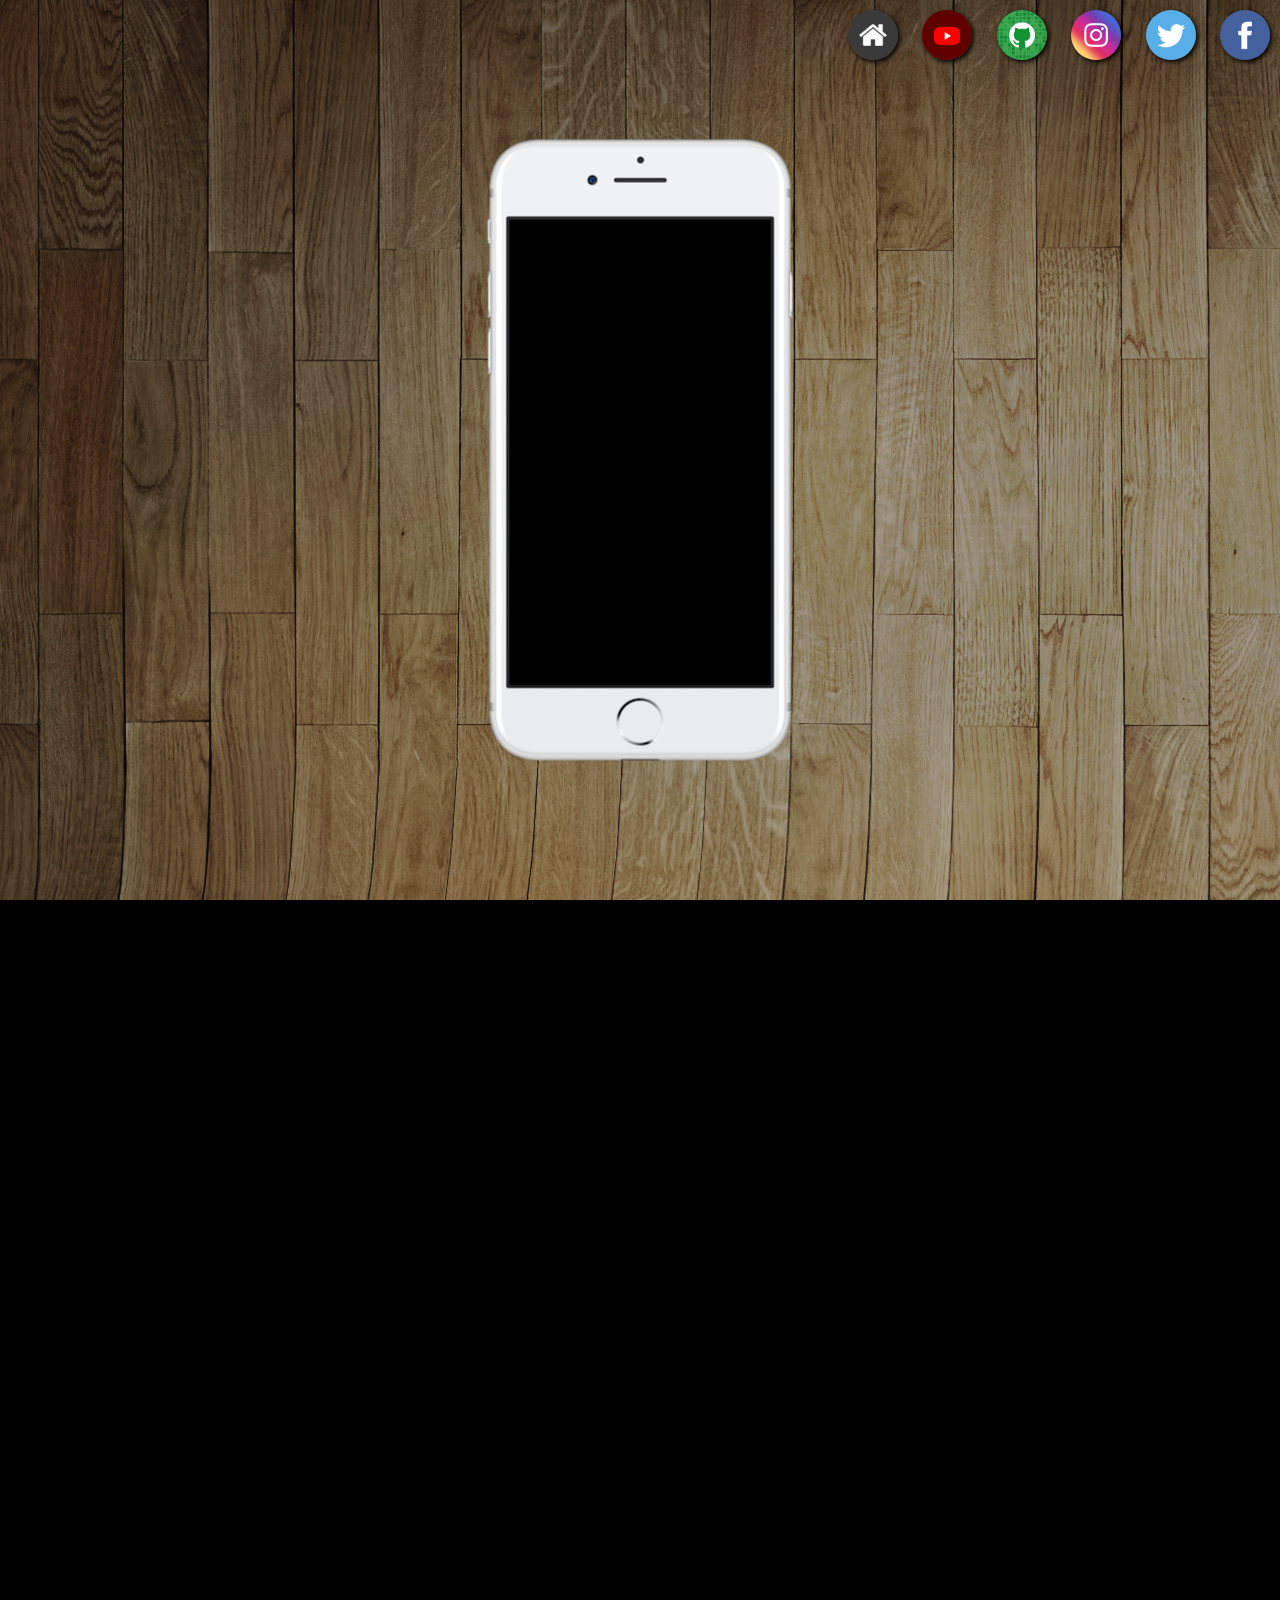
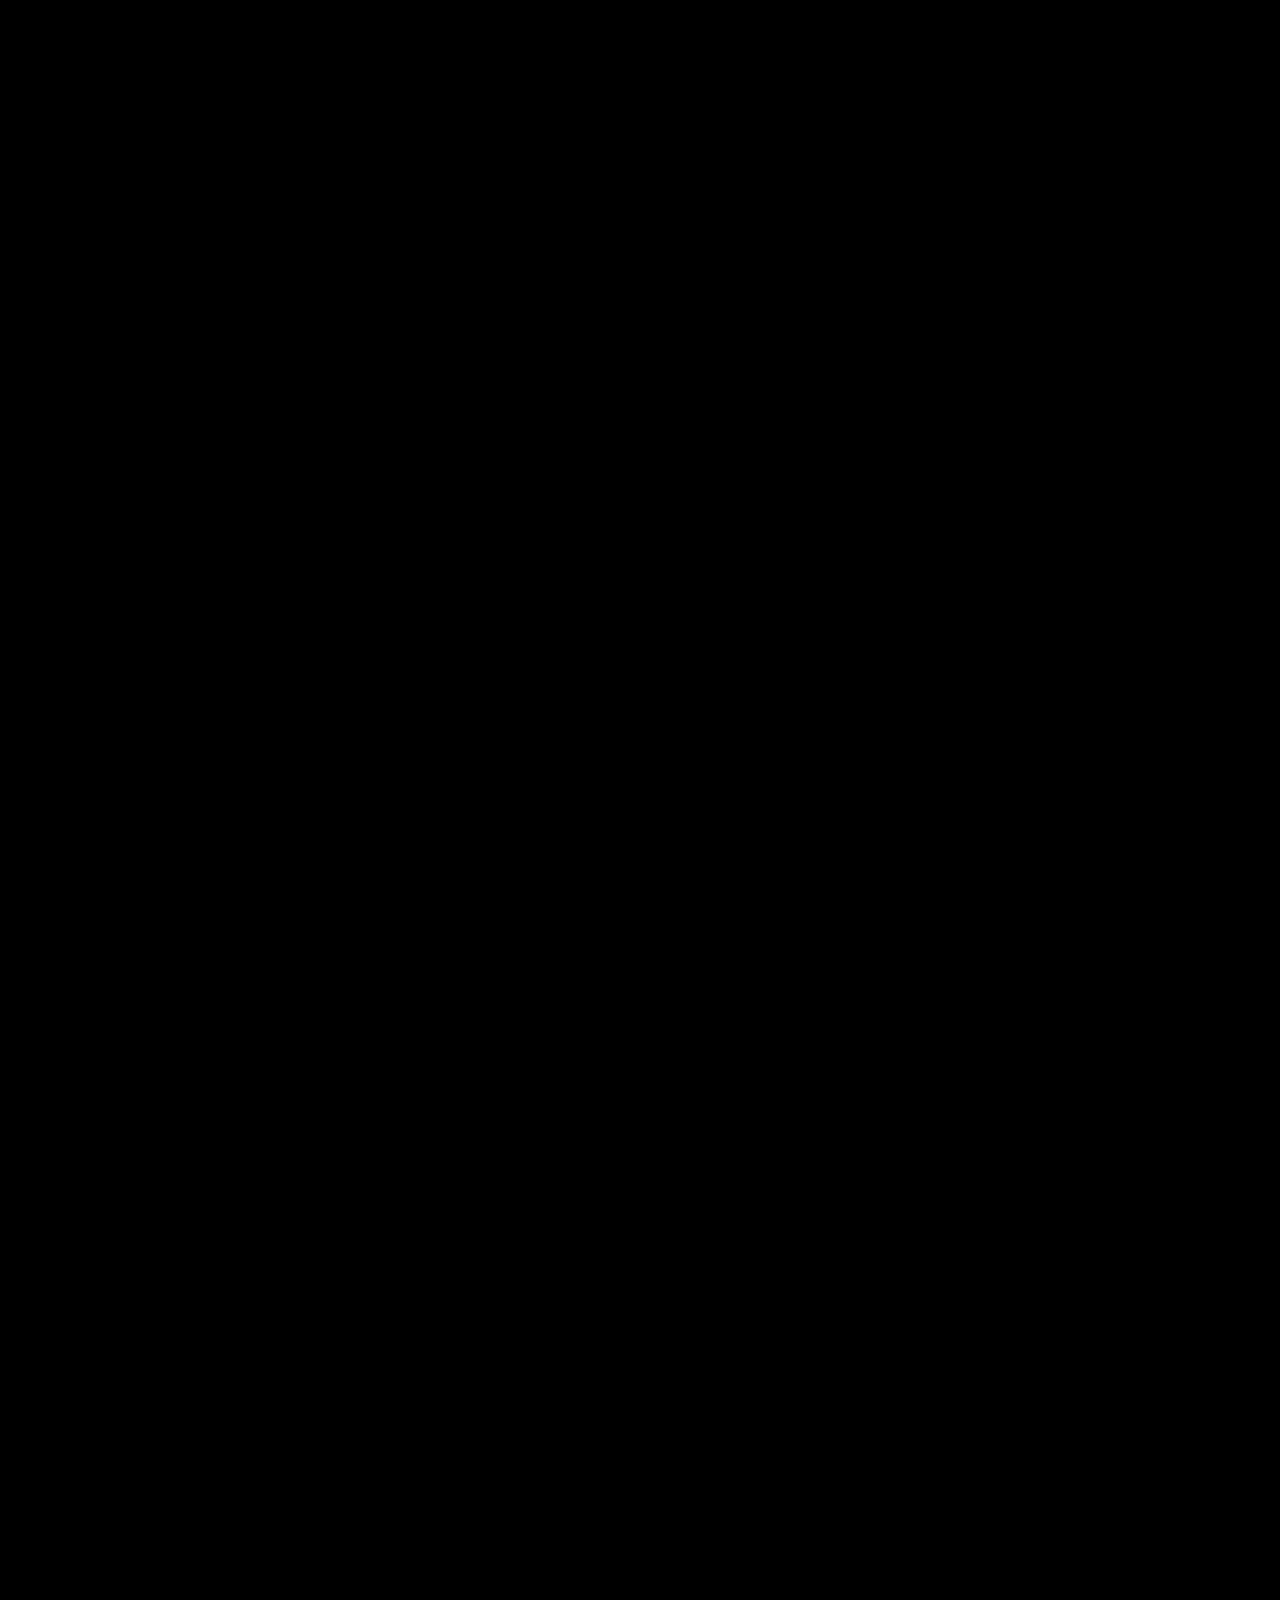
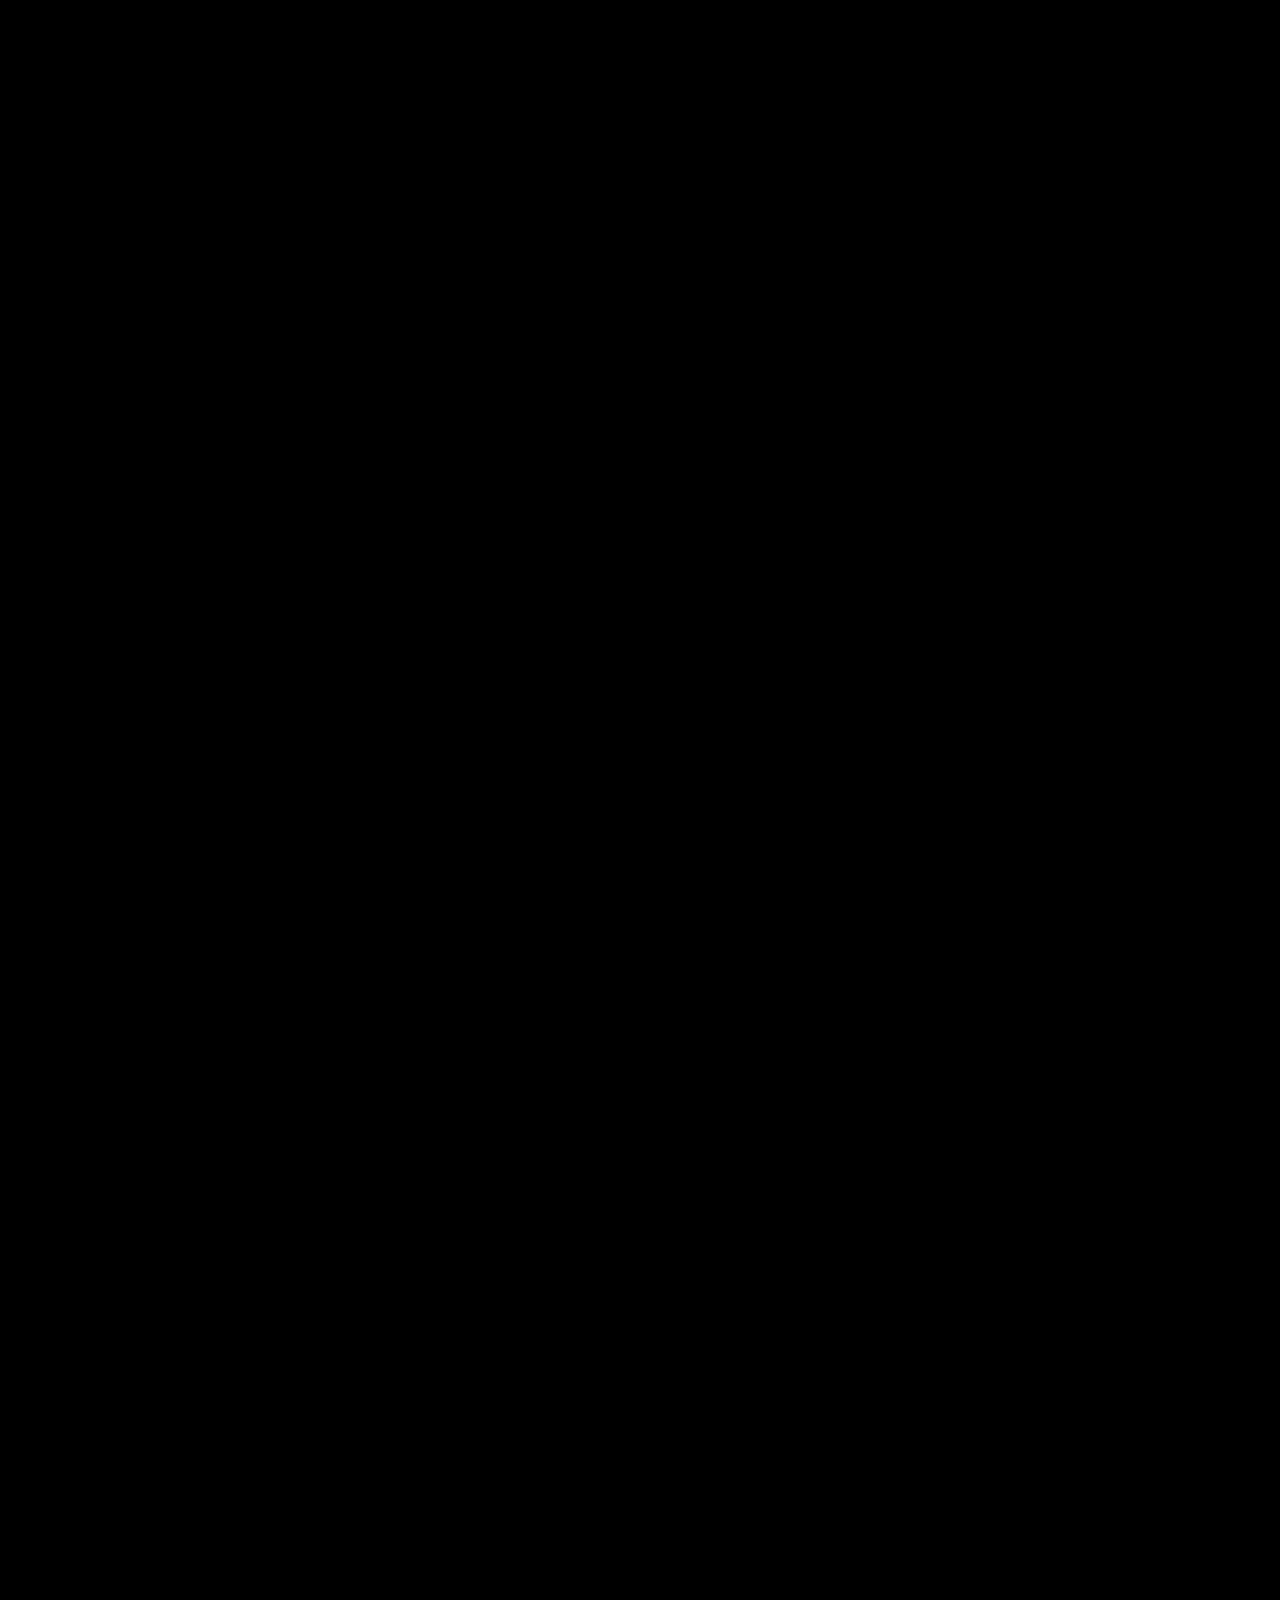
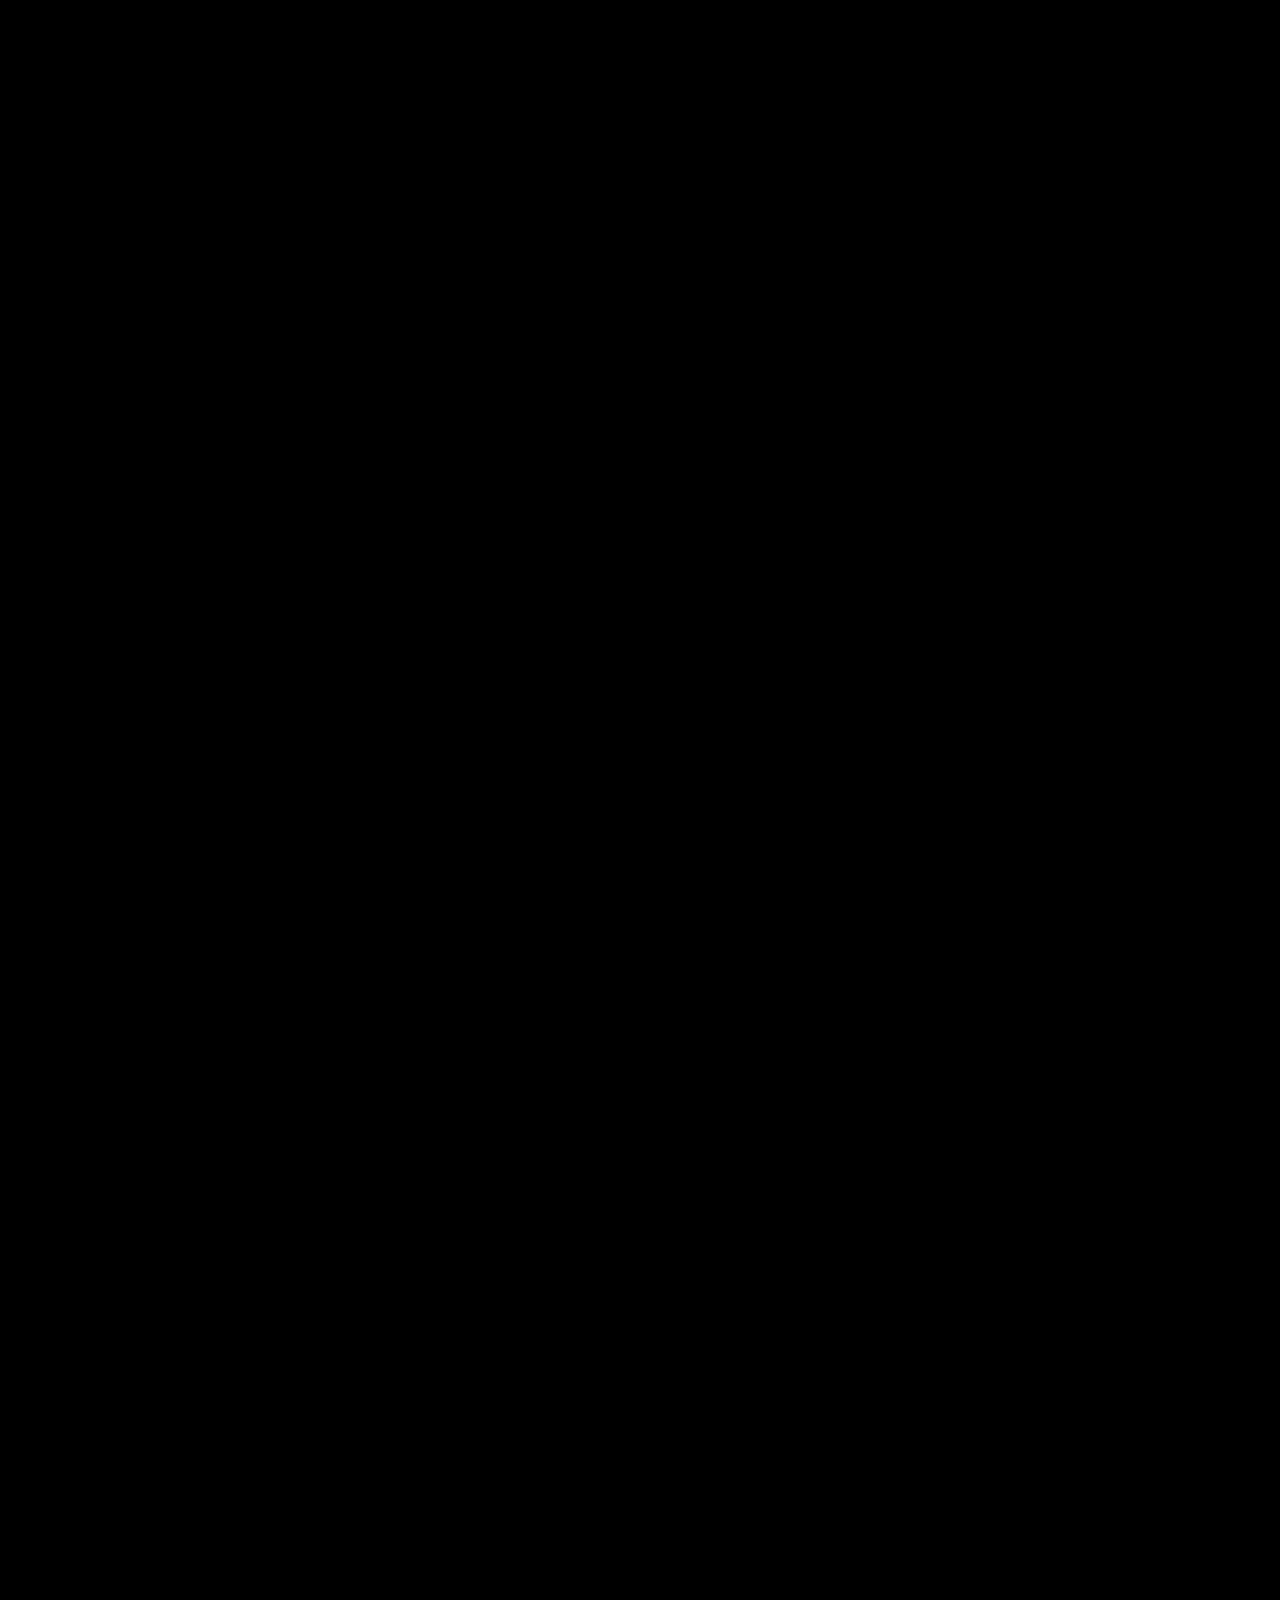
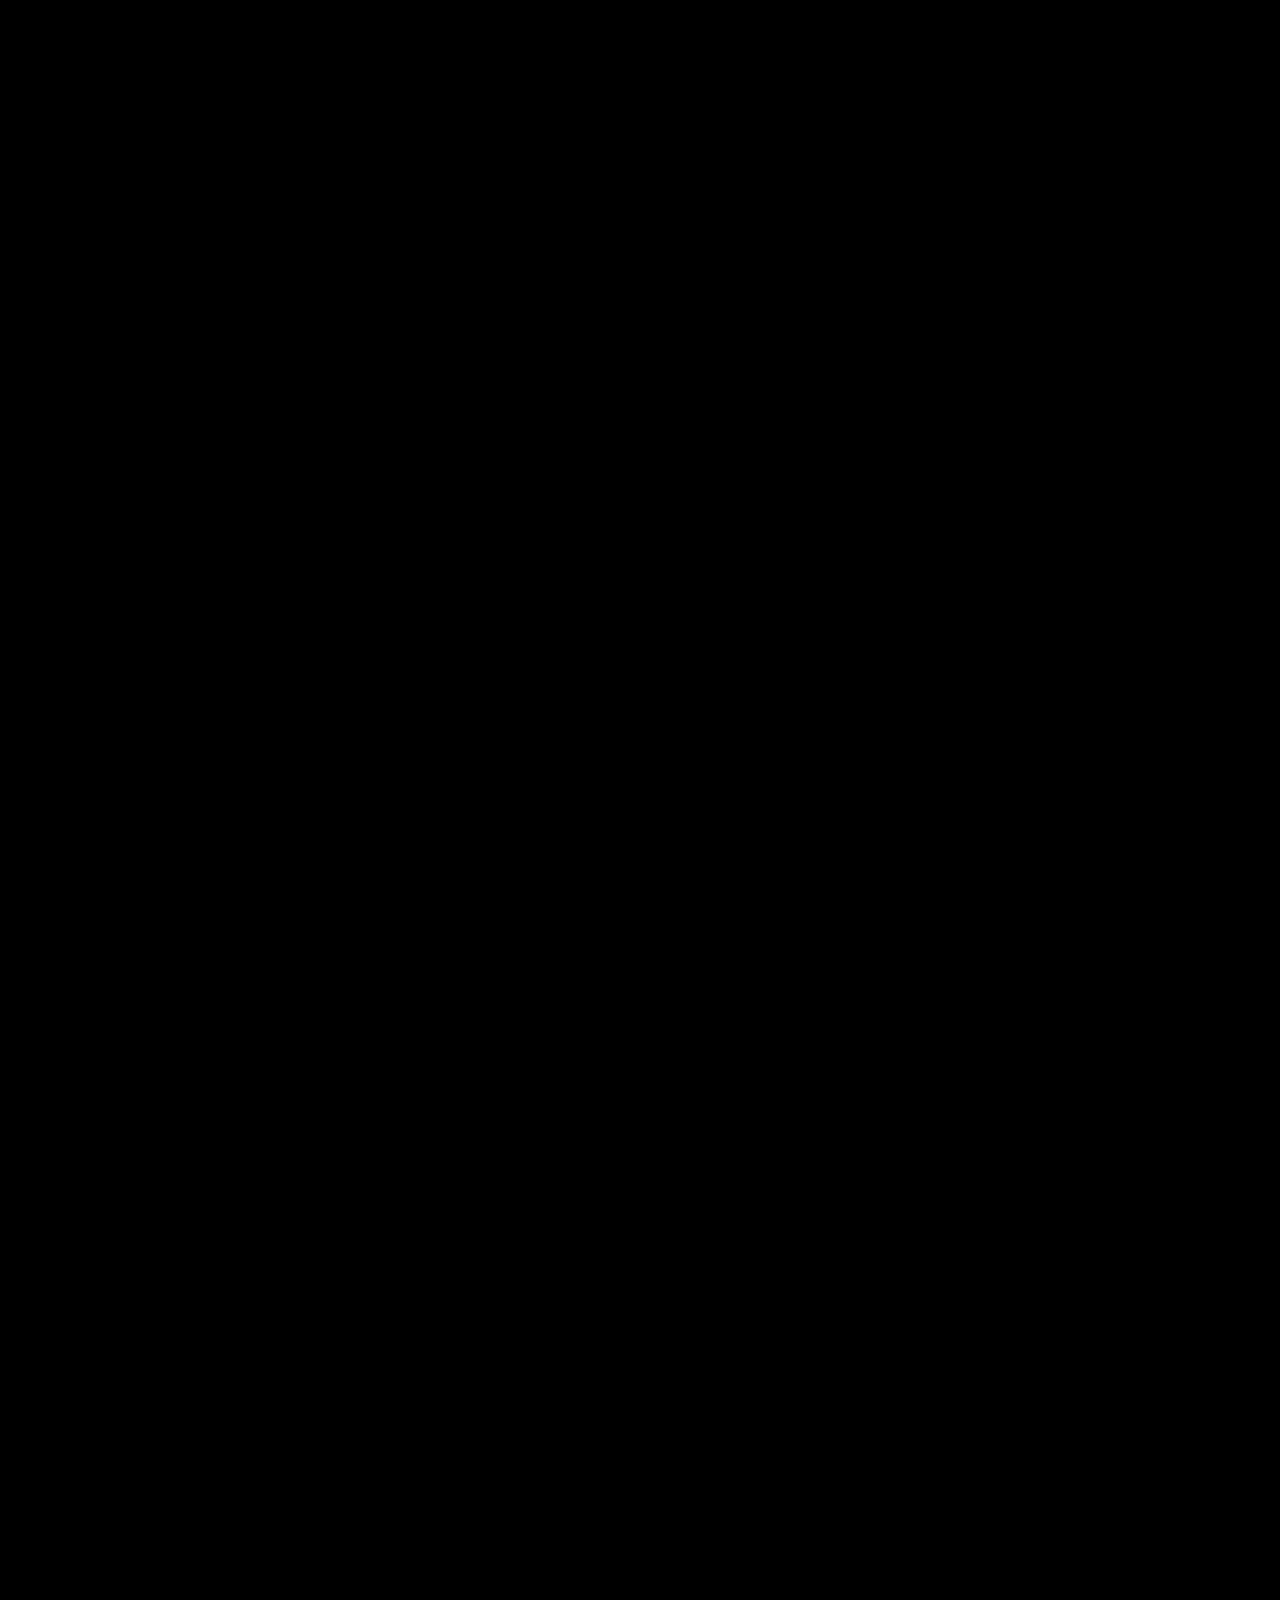
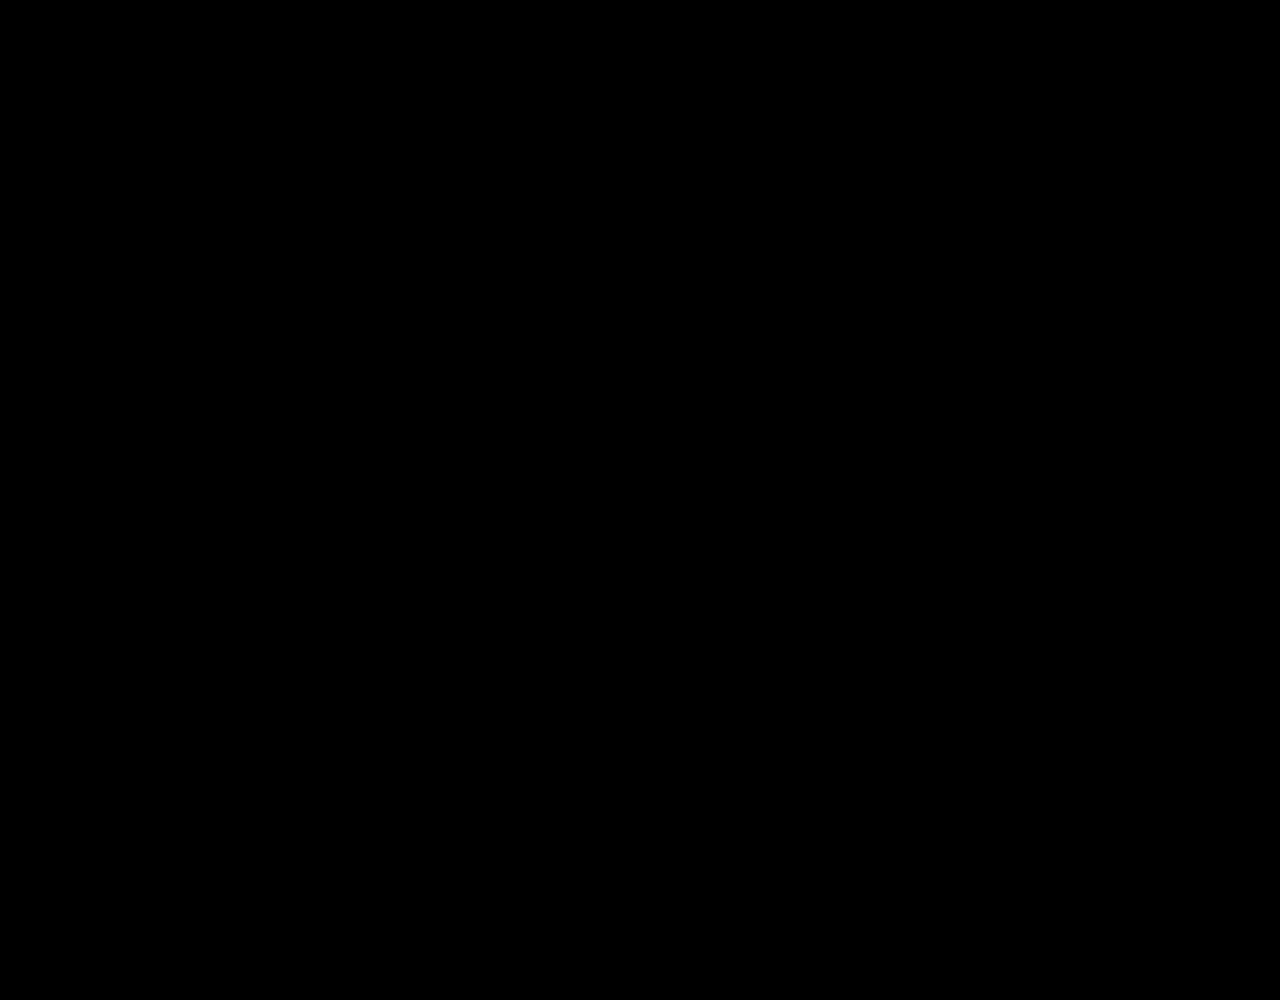
<file: index.html>
<!DOCTYPE html>
<html lang="en">
<head>
    <meta charset="UTF-8">
    <meta name="viewport" content="width=device-width, initial-scale=1.0">
    <title>Document</title>
    <link rel="shortcut icon" href="imagens/favicon.ico" type="image/x-icon">
    <link rel="stylesheet" href="style.css">
</head>
<body>
    <main>
        <section id="telefone">
            <iframe src="" name="tela" id="tela" frameborder="0"></iframe>
        </section>
        <section id = "Redes">
            <a href="home.html" target="tela"><img src="imagens/logo-home.jpg" alt="Home"></a>
            <a href="youtube.html" target="tela"><img src="imagens/logo-youtube.jpg" alt="Youtube"></a>
            <a href="github.html" target="tela"><img src="imagens/logo-github.jpg" alt="GitHub"></a>
            <a href="#" target="tela"><img src="imagens/logo-instagram.jpg" alt="Instagram"></a>
            <a href="#" target="tela"><img src="imagens/logo-twitter.jpg" alt="Twitter"></a>
            <a href="#" target="tela"><img src="imagens/logo-facebook.jpg" alt="Facebook"></a>
            
            
        </section>
    </main>
    
</body>
</html>
</file>
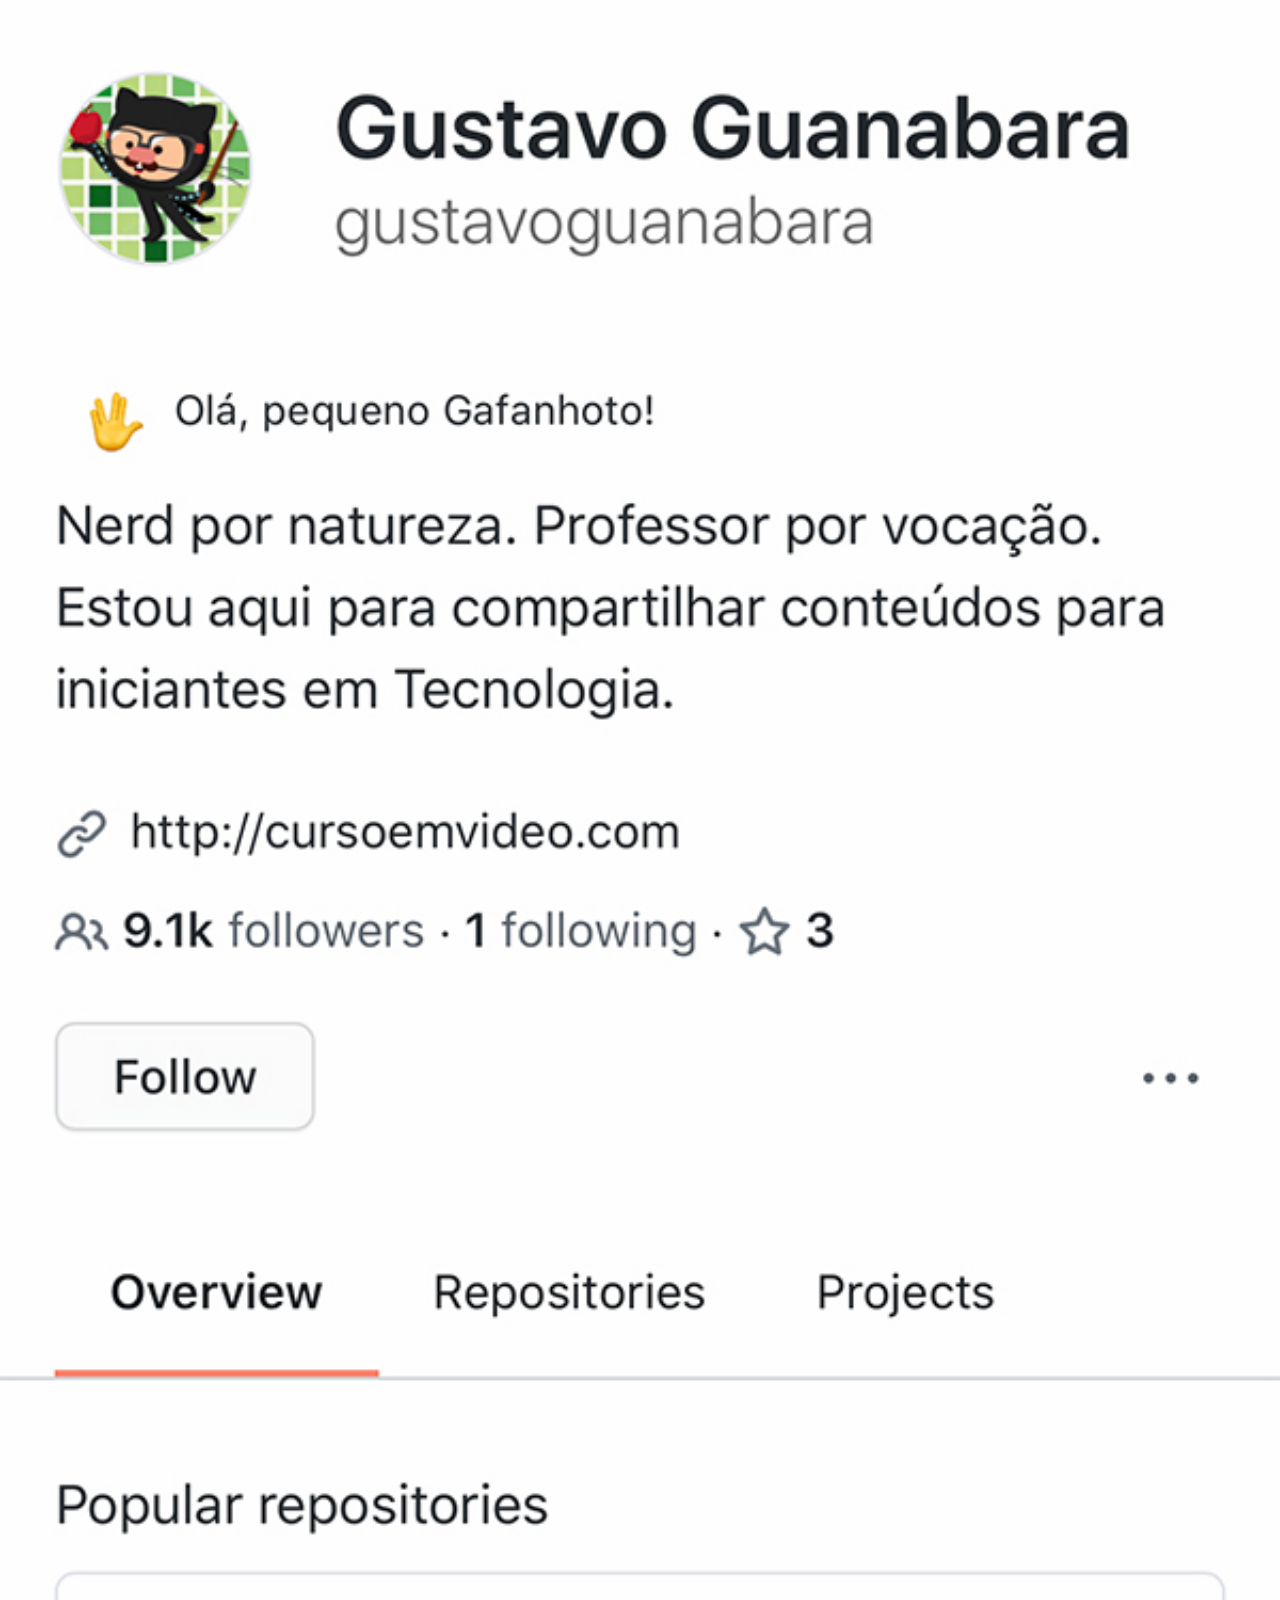
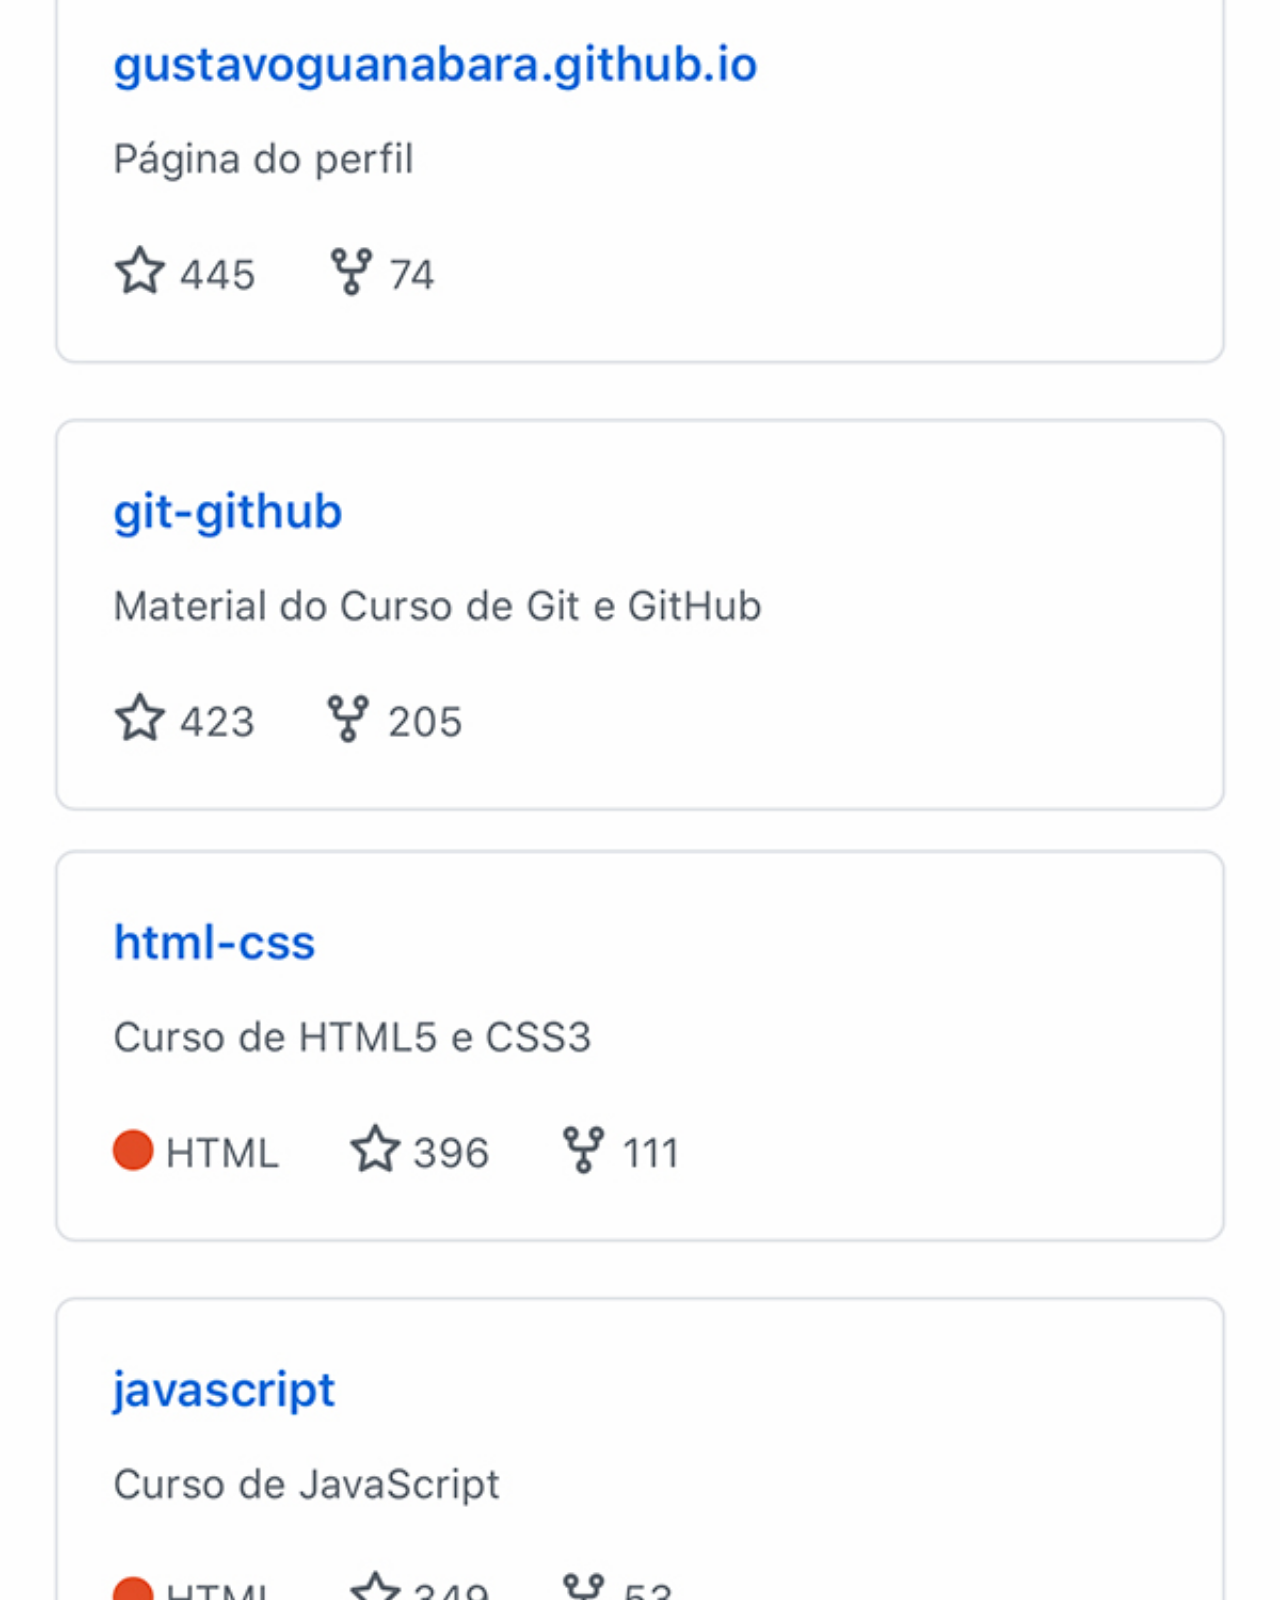
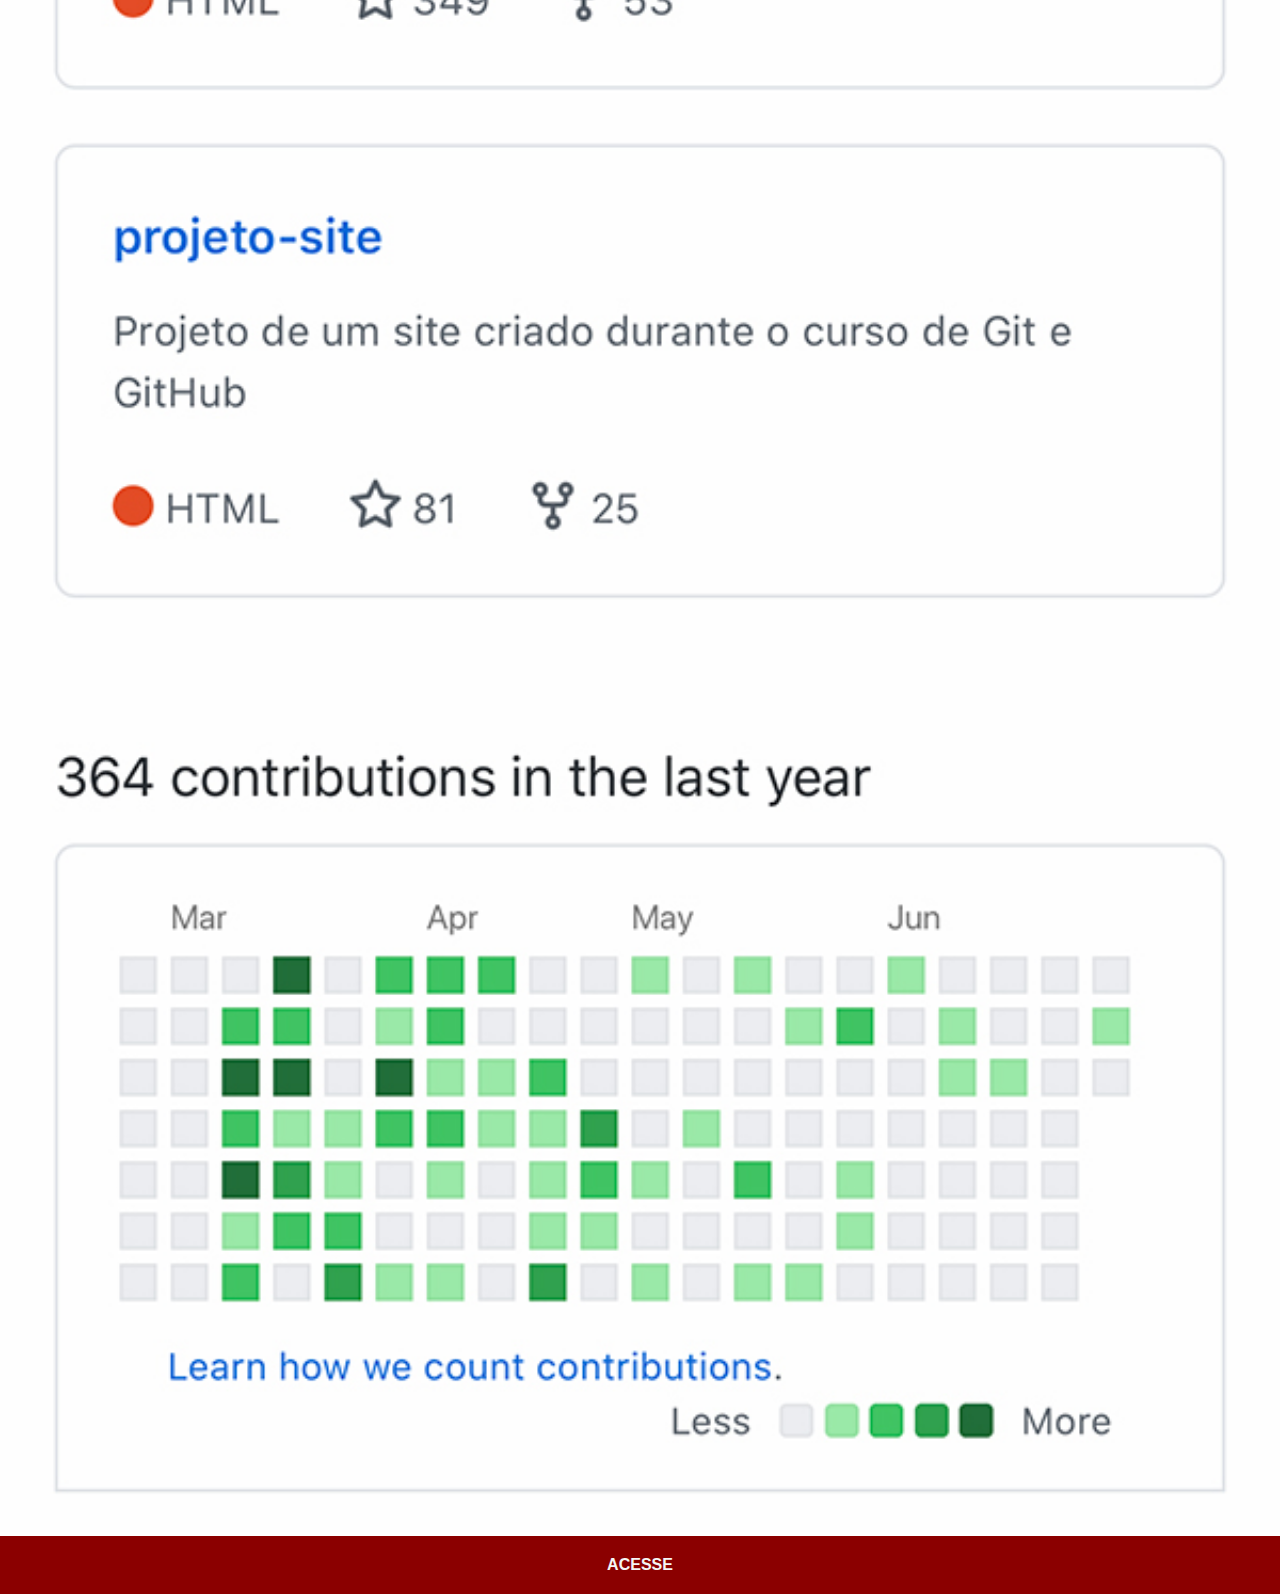
<file: github.html>
<!DOCTYPE html>
<html lang="en">
<head>
    <meta charset="UTF-8">
    <meta name="viewport" content="width=device-width, initial-scale=1.0">
    <title>Document</title>
</head>
<body>
    <style>
        *{
            margin: 0px;
            padding: 0px;
            font-family: Arial, Helvetica, sans-serif;
        }
        img{
            width: 100vw;
        }
        a {
            display: block;
            background-color: darkred;
            color: whitesmoke;
            padding: 20px;
            text-align: center;
            font-weight: bold;
            text-decoration: none;
        }
        ::-webkit-scrollbar{
            width: 0px;
            height: 0px;
        }
    </style>
</head>
<body>
    <img src="imagens/tela-github.jpg" alt="github">
    <a href="https://github.com/CobraPoppy" target="_blank" rel="noopener noreferrer">ACESSE</a>
</body>
</body>
</html>
</file>
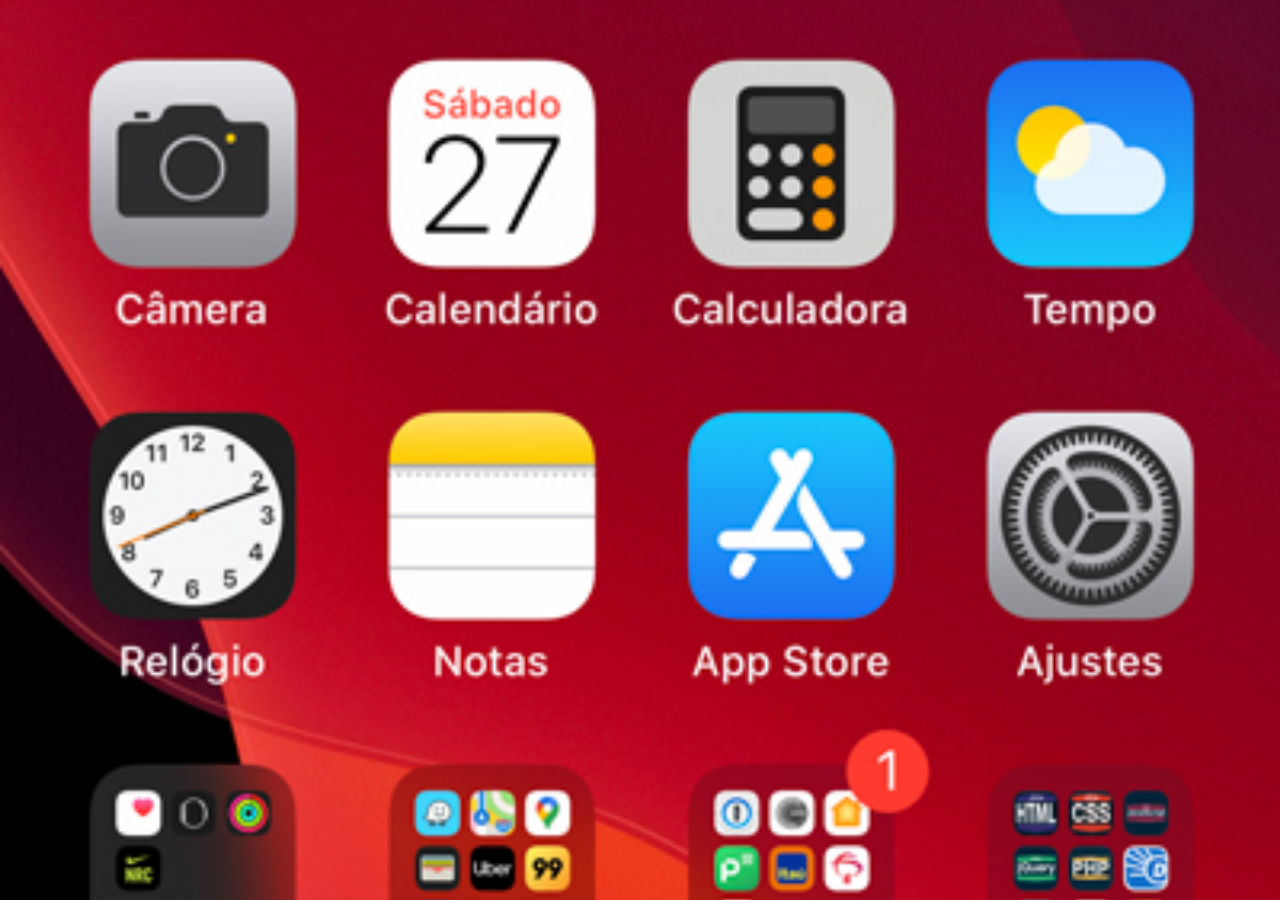
<file: home.html>
<!DOCTYPE html>
<html lang="en">
<head>
    <meta charset="UTF-8">
    <meta name="viewport" content="width=device-width, initial-scale=1.0">
    <title>Home</title>
</head>
<style>
    *{
        margin: 0px;
        padding: 0px;
    }
    body{
        width: 100vw;
        height: 100vh;
        background: url(imagens/tela-home.jpg) no-repeat top center;
        background-size: cover;
    }
</style>
<body>

    
</body>
</html>
</file>
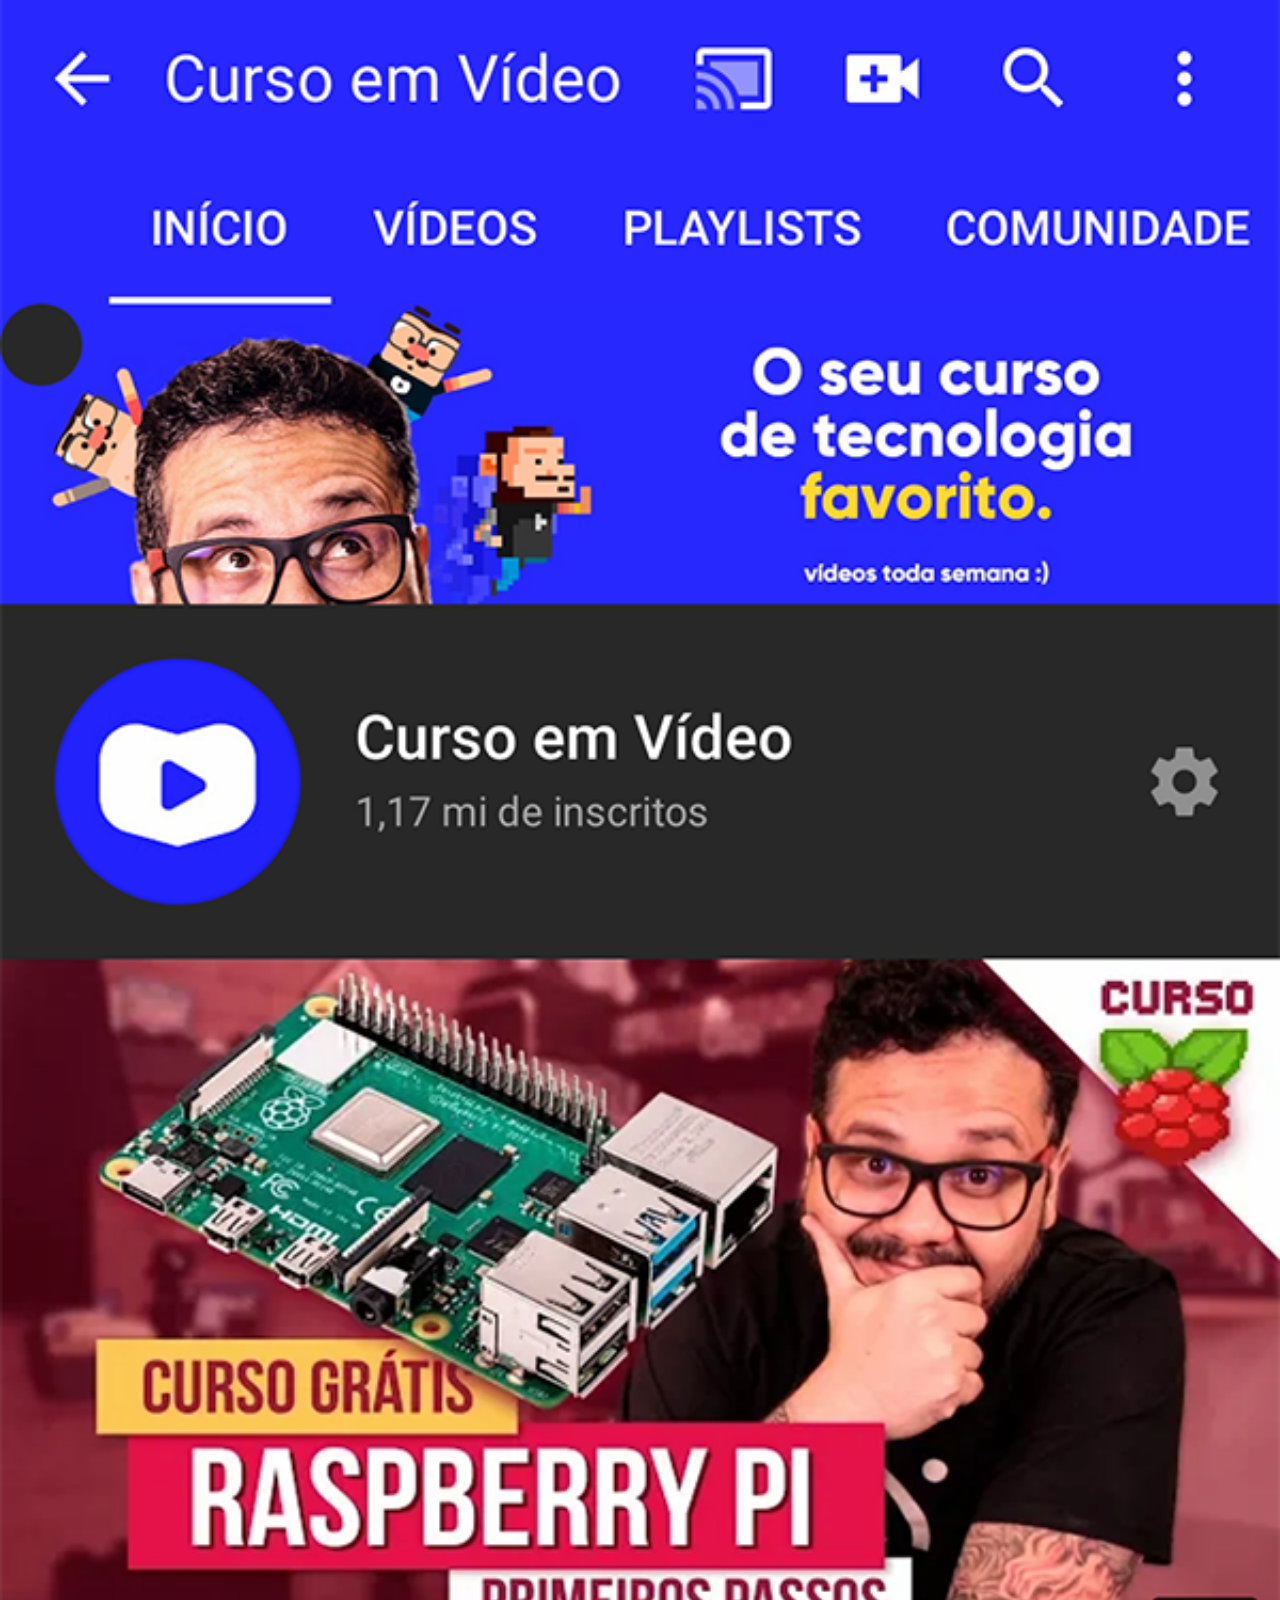
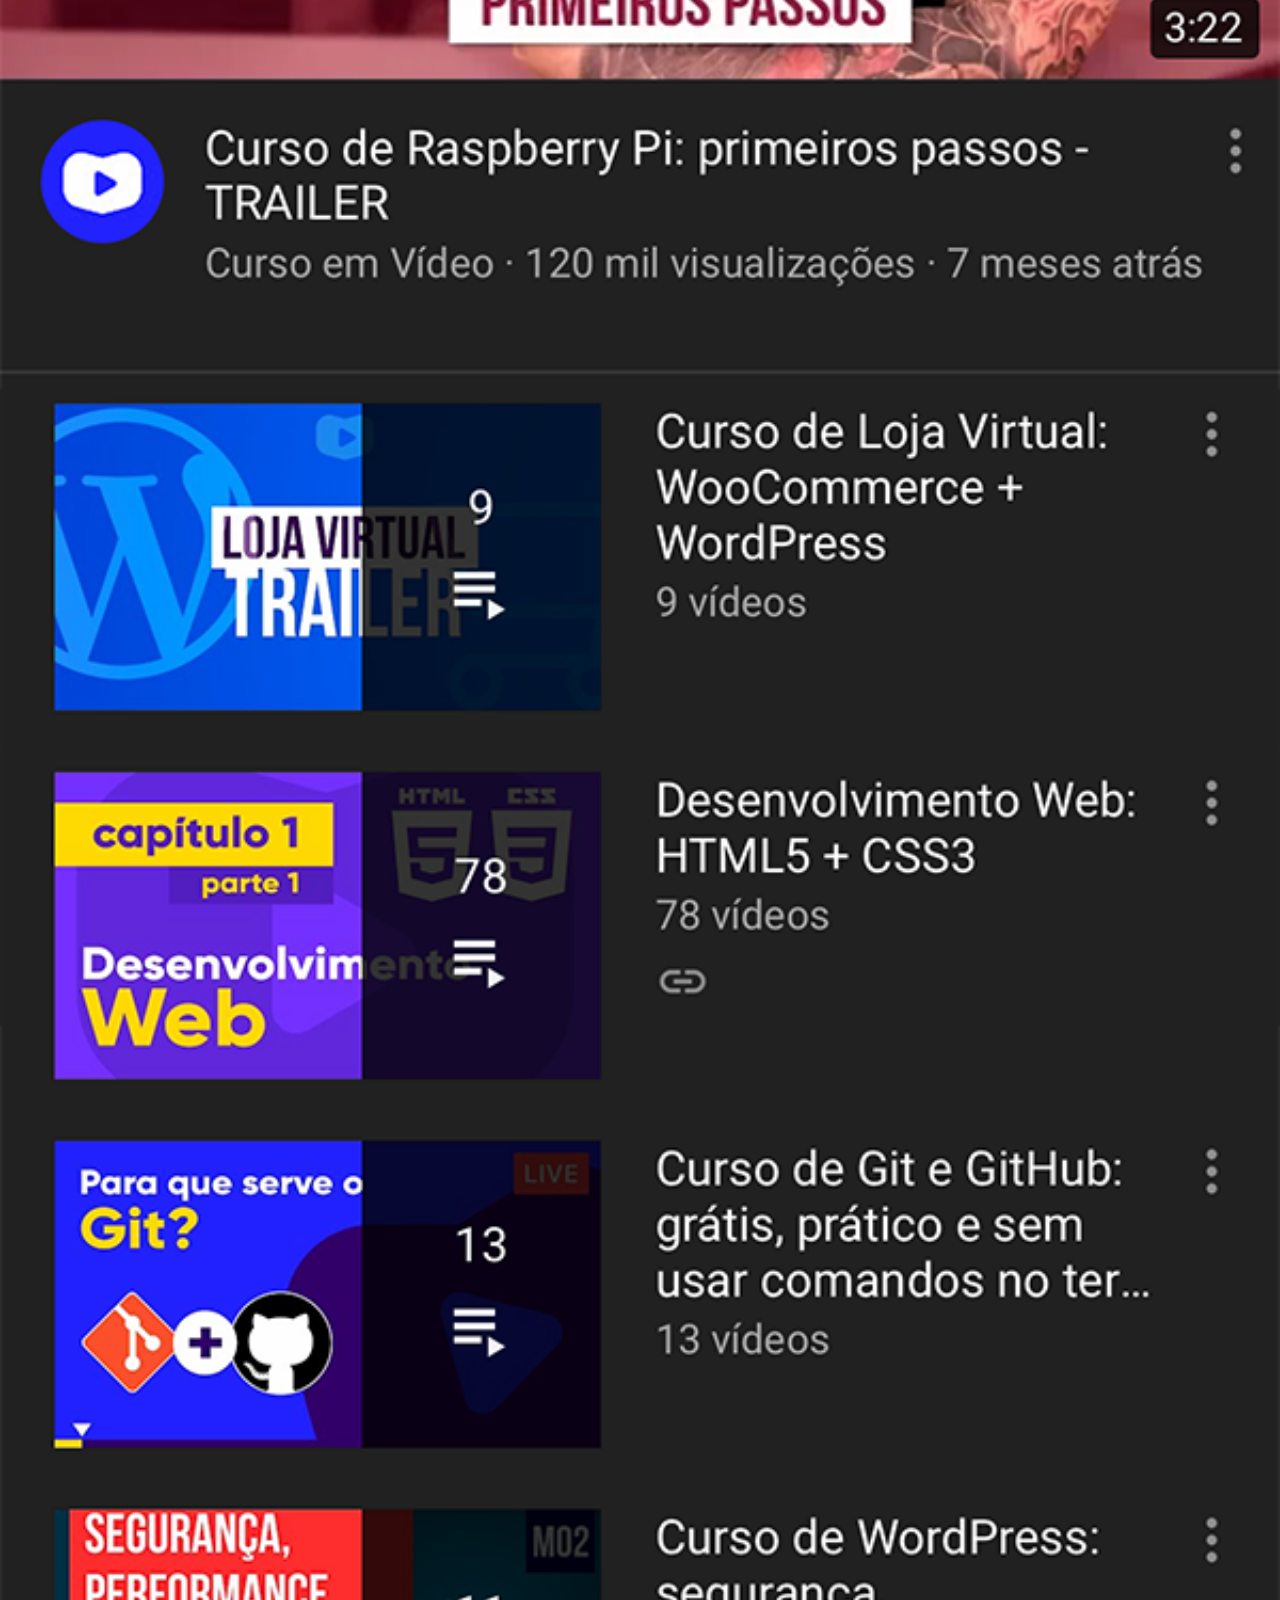
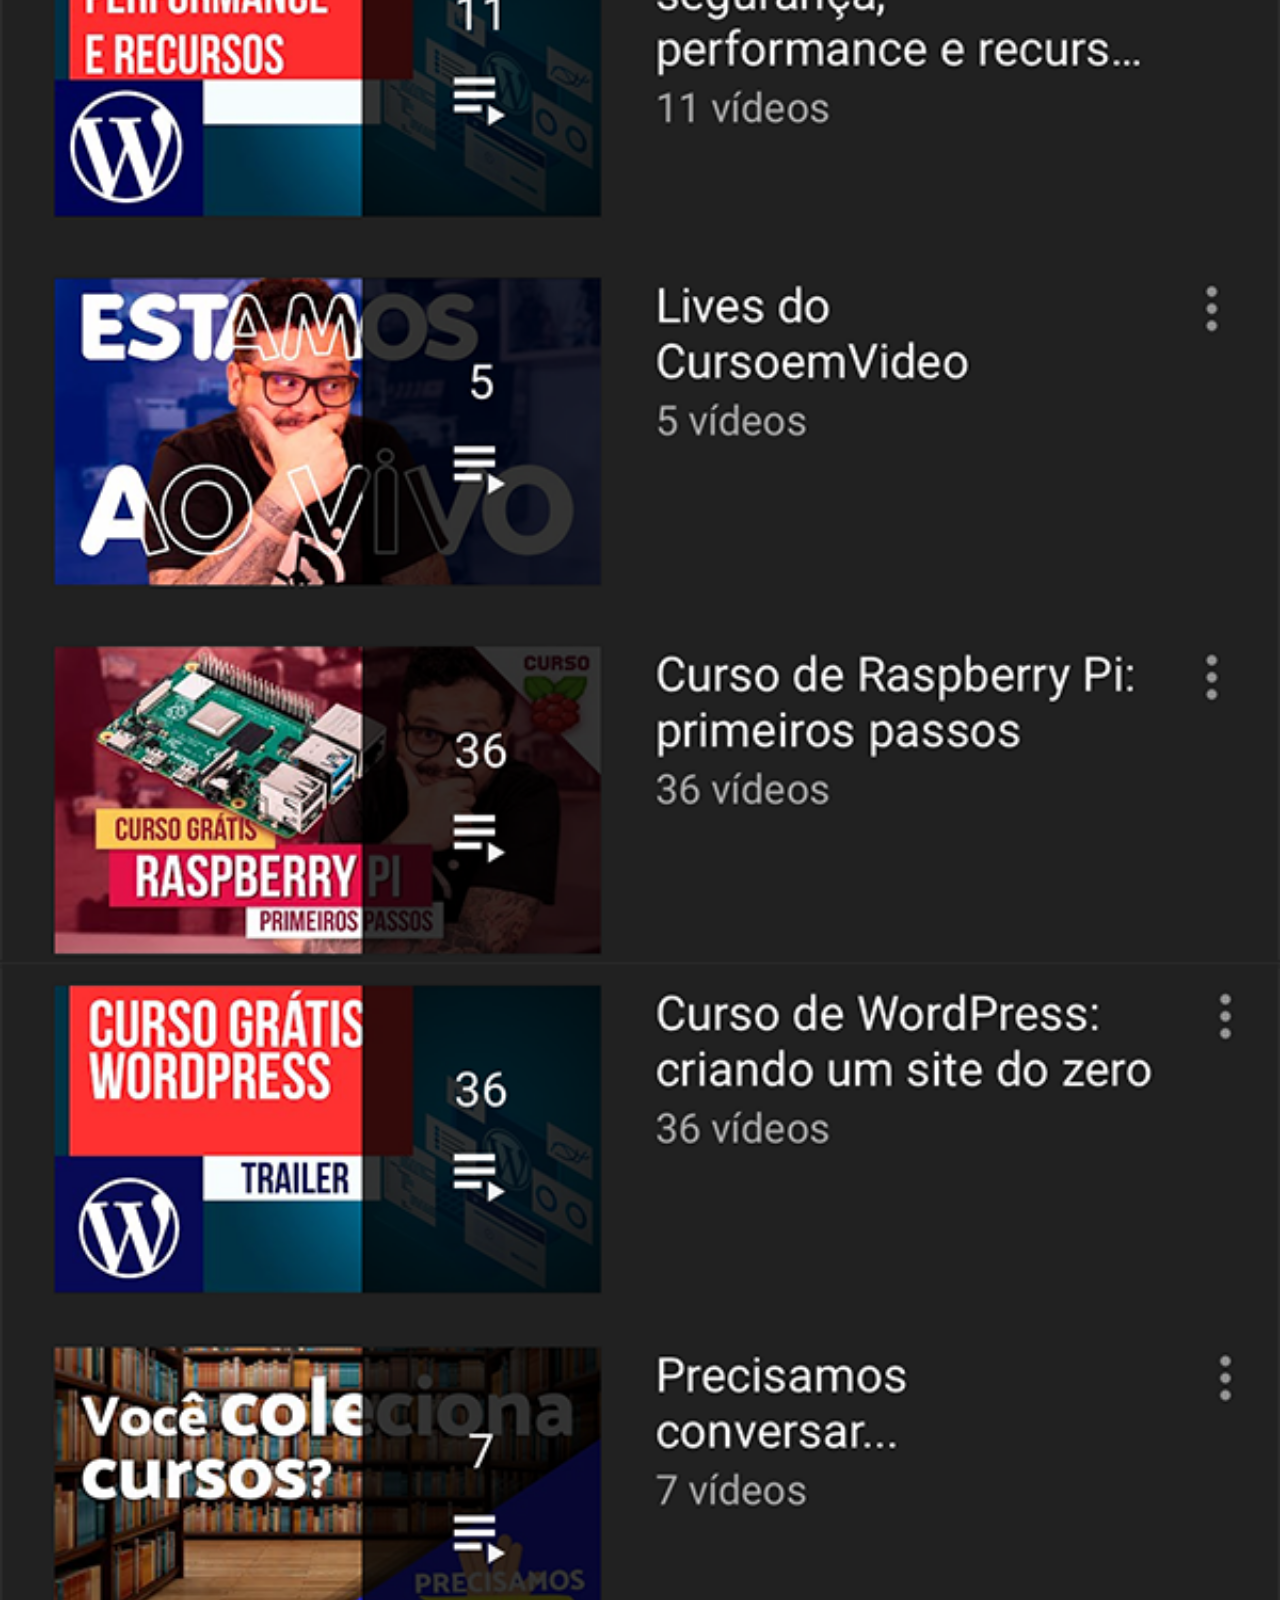
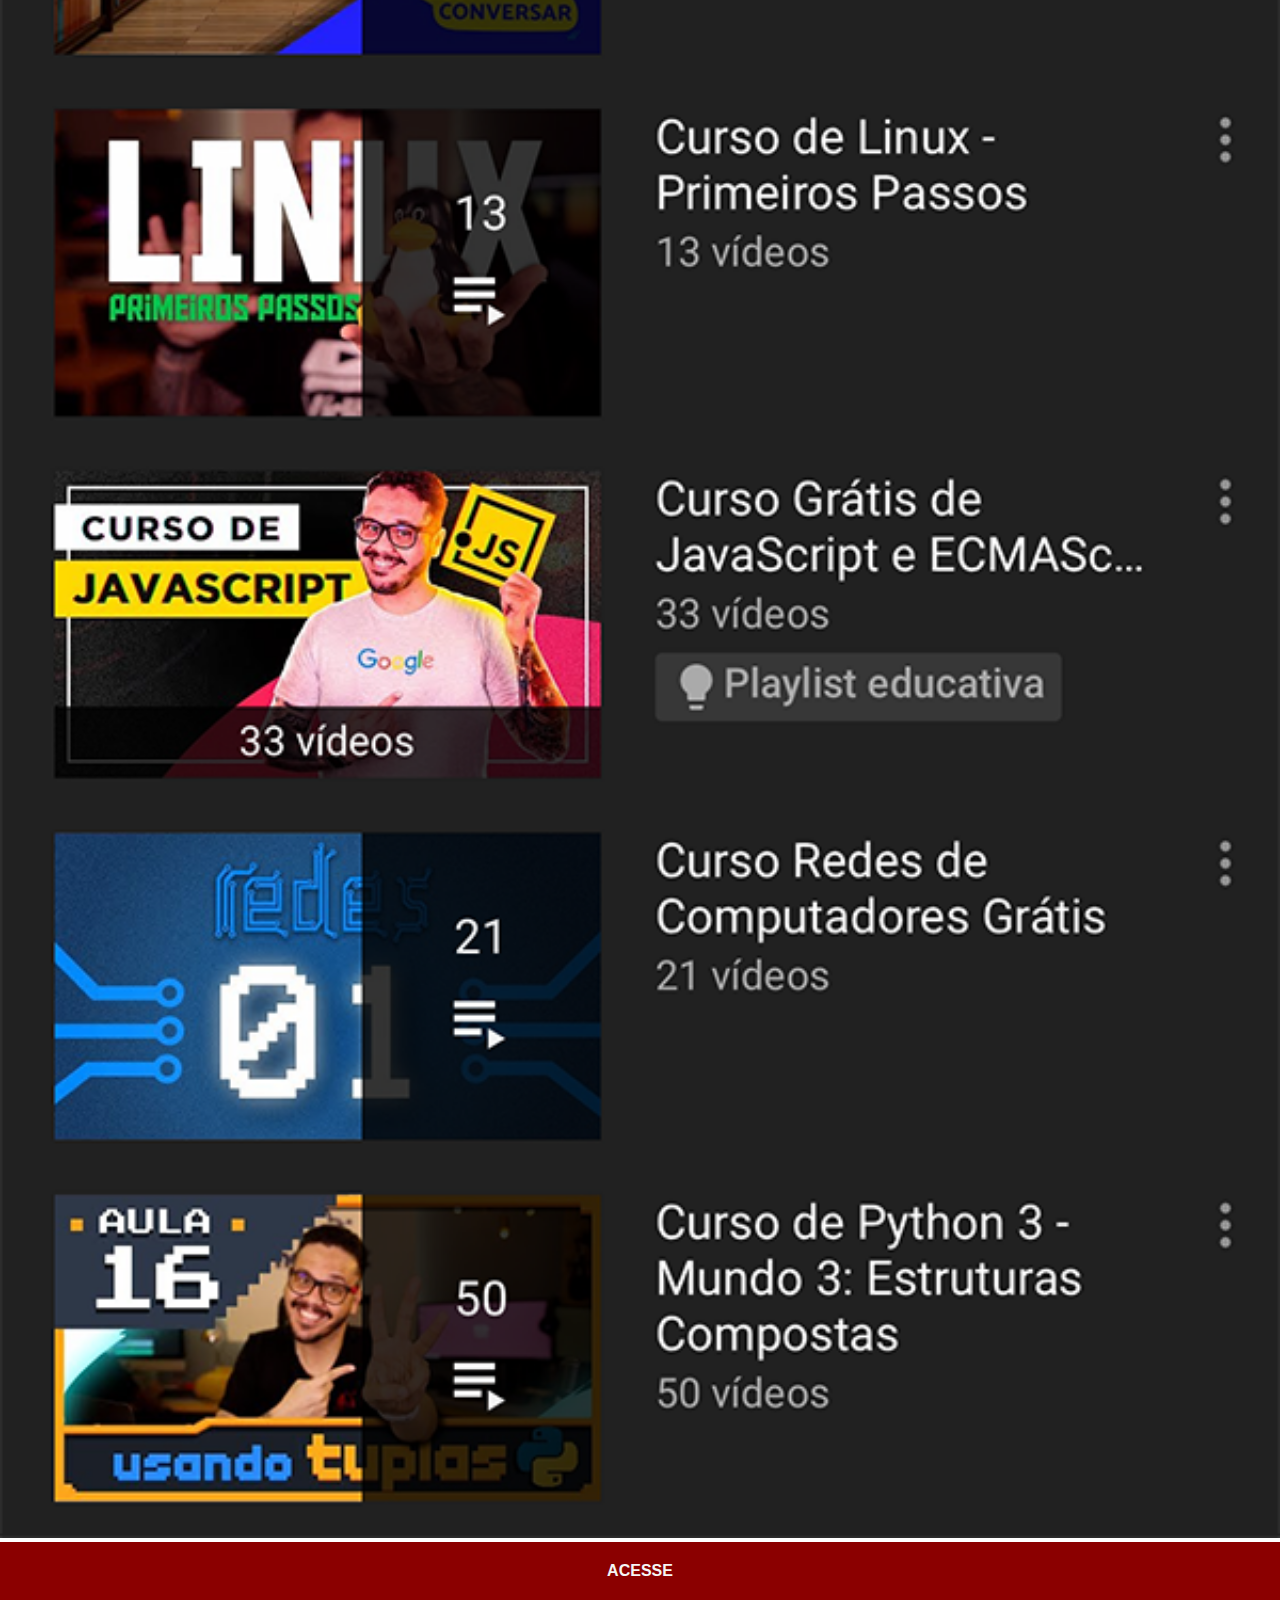
<file: youtube.html>
<!DOCTYPE html>
<html lang="en">
<head>
    <meta charset="UTF-8">
    <meta name="viewport" content="width=device-width, initial-scale=1.0">
    <title>Document</title>
    <style>
        *{
            margin: 0px;
            padding: 0px;
            font-family: Arial, Helvetica, sans-serif;
        }
        img{
            width: 100vw;
        }
        a {
            display: block;
            background-color: darkred;
            color: whitesmoke;
            padding: 20px;
            text-align: center;
            font-weight: bold;
            text-decoration: none;
        }
        ::-webkit-scrollbar{
            width: 0px;
            height: 0px;
        }
    </style>
</head>
<body>
    <img src="imagens/tela-youtube.png" alt="youtube">
    <a href="https://www.youtube.com/channel/UCrWvhVmt0Qac3HgsjQK62FQ" target="_blank" rel="noopener noreferrer">ACESSE</a>
</body>
</html>
</file>
<file: style.css>
@charset "UTF-8";
*{
    margin: 0px;
    padding: 0;
    font-family: Arial, Helvetica, sans-serif;
}
html,body{

    height: 1000vh;
    width: 100vw;
    background-color: black;
}
main{
    position: relative;
    height: 100vh;
    background: url(imagens/fundo-madeira.jpg);

}
section#telefone{

    position: absolute;
    top: 50%;
    left: 50%;
    transform: translate(-50%, -50%);

    height: 627px;
    width: 311px;
    background-color: blue;
    background: url(imagens/frame-iphone.png) no-repeat;
    
}
iframe#tela{
    position: relative;
    top: 80px;
    left: 22px;
    width: 267px;
    height: 471px;
    
}
section#Redes {
    text-align: right;

}
section#Redes img{
    margin: 10px;
    width: 50px;
    border-radius: 50%;
    box-shadow: 2px 2px 5px black;
    box-sizing: border-box;
}
section#Redes img:hover{

    border: 1px solid whitesmoke;
    transform: translate(-3px, -3px);
    box-shadow: 5px 5px 10px black;
    transition: transform .5s, border .4s;
}
</file>
